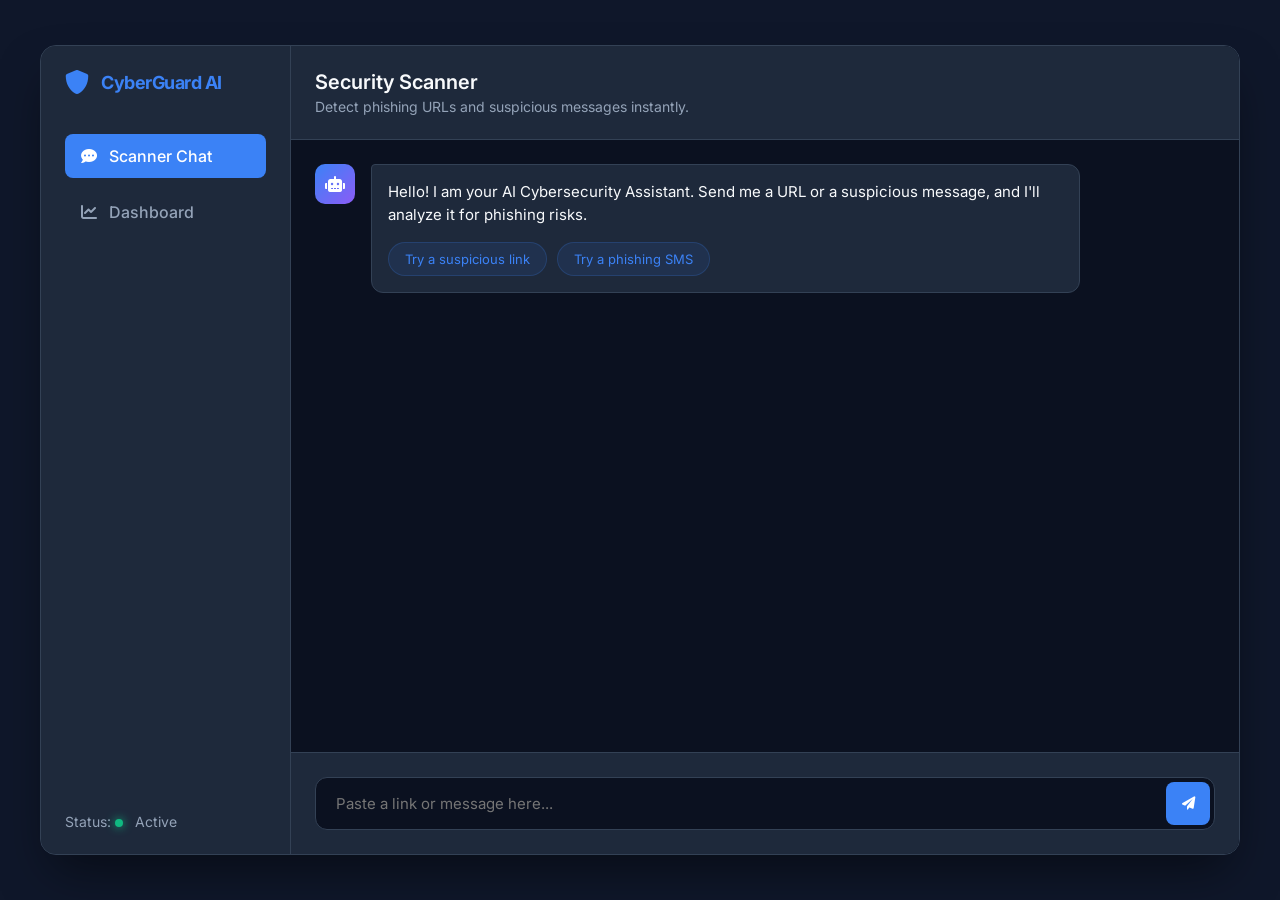
<file: frontend/index.html>
<!DOCTYPE html>
<html lang="en">
<head>
    <meta charset="UTF-8">
    <meta name="viewport" content="width=device-width, initial-scale=1.0">
    <title>AI Cybersecurity Assistant</title>
    <link rel="icon" type="image/svg+xml" href="/favicon.svg">
    <link rel="stylesheet" href="style.css">
    <link href="https://fonts.googleapis.com/css2?family=Inter:wght@400;500;600;700&display=swap" rel="stylesheet">
    <link rel="stylesheet" href="https://cdnjs.cloudflare.com/ajax/libs/font-awesome/6.0.0/css/all.min.css">
</head>
<body>
    <div class="app-container">
        <!-- Sidebar Navigation -->
        <aside class="sidebar">
            <div class="logo">
                <i class="fas fa-shield-alt"></i>
                <h2>CyberGuard AI</h2>
            </div>
            <nav>
                <a href="index.html" class="active"><i class="fas fa-comment-dots"></i> Scanner Chat</a>
                <a href="admin.html"><i class="fas fa-chart-line"></i> Dashboard</a>
            </nav>
            <div class="sidebar-footer">
                <p>Status: <span class="status-indicator online"></span> Active</p>
            </div>
        </aside>

        <!-- Main Chat Area -->
        <main class="chat-container">
            <header class="chat-header">
                <div>
                    <h1>Security Scanner</h1>
                    <p>Detect phishing URLs and suspicious messages instantly.</p>
                </div>
            </header>

            <div class="chat-history" id="chatHistory">
                <!-- Welcome Message -->
                <div class="message assistant">
                    <div class="message-avatar">
                        <i class="fas fa-robot"></i>
                    </div>
                    <div class="message-content">
                        <p>Hello! I am your AI Cybersecurity Assistant. Send me a URL or a suspicious message, and I'll analyze it for phishing risks.</p>
                        <div class="suggestion-chips">
                            <button onclick="fillInput('Check this link http://paypal-login-security.ru')">Try a suspicious link</button>
                            <button onclick="fillInput('URGENT: Your bank account has been locked. Verify immediately: http://secure-verify.com')">Try a phishing SMS</button>
                        </div>
                    </div>
                </div>
            </div>

            <!-- Input Area -->
            <div class="input-container">
                <form id="chatForm">
                    <div class="input-wrapper">
                        <input type="text" id="userInput" placeholder="Paste a link or message here..." autocomplete="off">
                        <button type="submit" id="sendBtn"><i class="fas fa-paper-plane"></i></button>
                    </div>
                </form>
            </div>
        </main>
    </div>

    <script src="script.js"></script>
</body>
</html>
</file>
<file: frontend/style.css>
:root {
    --bg-dark: #0f172a;
    --bg-panel: #1e293b;
    --bg-chat: #0b1120;
    --primary: #3b82f6;
    --primary-hover: #2563eb;
    --text-main: #f8fafc;
    --text-muted: #94a3b8;
    --border: #334155;
    
    --success: #10b981;
    --warning: #f59e0b;
    --danger: #ef4444;
}

* {
    margin: 0;
    padding: 0;
    box-sizing: border-box;
    font-family: 'Inter', sans-serif;
}

body {
    background-color: var(--bg-dark);
    color: var(--text-main);
    display: flex;
    justify-content: center;
    align-items: center;
    height: 100vh;
}

.app-container {
    display: flex;
    width: 100%;
    max-width: 1200px;
    height: 90vh;
    background-color: var(--bg-panel);
    border-radius: 16px;
    overflow: hidden;
    box-shadow: 0 25px 50px -12px rgba(0, 0, 0, 0.5);
    border: 1px solid var(--border);
}

/* Sidebar */
.sidebar {
    width: 250px;
    background-color: var(--bg-panel);
    border-right: 1px solid var(--border);
    display: flex;
    flex-direction: column;
    padding: 24px;
}

.logo {
    display: flex;
    align-items: center;
    gap: 12px;
    color: var(--primary);
    margin-bottom: 40px;
}

.logo i {
    font-size: 24px;
}

.logo h2 {
    font-size: 18px;
    font-weight: 700;
    letter-spacing: -0.5px;
}

.sidebar nav {
    display: flex;
    flex-direction: column;
    gap: 12px;
    flex: 1;
}

.sidebar nav a {
    text-decoration: none;
    color: var(--text-muted);
    padding: 12px 16px;
    border-radius: 8px;
    display: flex;
    align-items: center;
    gap: 12px;
    font-weight: 500;
    transition: all 0.2s ease;
}

.sidebar nav a:hover {
    background-color: rgba(59, 130, 246, 0.1);
    color: var(--primary);
}

.sidebar nav a.active {
    background-color: var(--primary);
    color: white;
}

.sidebar-footer {
    font-size: 14px;
    color: var(--text-muted);
    display: flex;
    align-items: center;
}

.status-indicator {
    display: inline-block;
    width: 8px;
    height: 8px;
    border-radius: 50%;
    margin-right: 8px;
}

.status-indicator.online { background-color: var(--success); box-shadow: 0 0 10px var(--success); }

/* Chat Area */
.chat-container {
    flex: 1;
    display: flex;
    flex-direction: column;
    background-color: var(--bg-chat);
}

.chat-header {
    padding: 24px;
    border-bottom: 1px solid var(--border);
    background-color: var(--bg-panel);
}

.chat-header h1 {
    font-size: 20px;
    font-weight: 600;
}

.chat-header p {
    color: var(--text-muted);
    font-size: 14px;
    margin-top: 4px;
}

.chat-history {
    flex: 1;
    padding: 24px;
    overflow-y: auto;
    display: flex;
    flex-direction: column;
    gap: 24px;
}

.message {
    display: flex;
    gap: 16px;
    max-width: 85%;
}

.message.user {
    align-self: flex-end;
    flex-direction: row-reverse;
}

.message-avatar {
    width: 40px;
    height: 40px;
    border-radius: 10px;
    display: flex;
    align-items: center;
    justify-content: center;
    flex-shrink: 0;
}

.message.assistant .message-avatar {
    background: linear-gradient(135deg, var(--primary), #8b5cf6);
    color: white;
}

.message.user .message-avatar {
    background-color: var(--border);
    color: var(--text-muted);
}

.message-content {
    background-color: var(--bg-panel);
    padding: 16px;
    border-radius: 12px;
    line-height: 1.5;
    font-size: 15px;
    border: 1px solid var(--border);
}

.message.user .message-content {
    background-color: var(--primary);
    color: white;
    border-color: var(--primary);
    border-top-right-radius: 4px;
}

.message.assistant .message-content {
    border-top-left-radius: 4px;
}

/* Suggestion Chips */
.suggestion-chips {
    margin-top: 16px;
    display: flex;
    gap: 10px;
    flex-wrap: wrap;
}

.suggestion-chips button {
    background-color: rgba(59, 130, 246, 0.1);
    color: var(--primary);
    border: 1px solid rgba(59, 130, 246, 0.2);
    padding: 8px 16px;
    border-radius: 20px;
    font-size: 13px;
    cursor: pointer;
    transition: all 0.2s;
}

.suggestion-chips button:hover {
    background-color: var(--primary);
    color: white;
}

/* Assistant Results Styling */
.result-card {
    margin-top: 12px;
    padding: 16px;
    border-radius: 8px;
    background-color: rgba(0,0,0,0.2);
    border-left: 4px solid var(--primary);
}

.result-card.phishing { border-color: var(--danger); }
.result-card.suspicious { border-color: var(--warning); }
.result-card.safe { border-color: var(--success); }

.risk-score {
    font-size: 24px;
    font-weight: 700;
    margin: 8px 0;
}

.phishing .risk-score { color: var(--danger); }
.suspicious .risk-score { color: var(--warning); }
.safe .risk-score { color: var(--success); }

.indicators {
    margin-top: 12px;
    padding-left: 20px;
}

.indicators li {
    margin-bottom: 4px;
    color: var(--text-muted);
}

.recommendation {
    margin-top: 16px;
    padding: 12px;
    border-radius: 6px;
    background-color: rgba(255,255,255,0.05);
    font-weight: 500;
}

/* Input Area */
.input-container {
    padding: 24px;
    background-color: var(--bg-panel);
    border-top: 1px solid var(--border);
}

.input-wrapper {
    display: flex;
    background-color: var(--bg-chat);
    border: 1px solid var(--border);
    border-radius: 12px;
    overflow: hidden;
    padding: 4px;
    transition: border-color 0.3s;
}

.input-wrapper:focus-within {
    border-color: var(--primary);
    box-shadow: 0 0 0 2px rgba(59, 130, 246, 0.2);
}

#userInput {
    flex: 1;
    background: transparent;
    border: none;
    padding: 12px 16px;
    color: white;
    font-size: 15px;
    outline: none;
}

#sendBtn {
    background-color: var(--primary);
    color: white;
    border: none;
    width: 44px;
    border-radius: 8px;
    cursor: pointer;
    display: flex;
    align-items: center;
    justify-content: center;
    transition: background-color 0.2s;
}

#sendBtn:hover {
    background-color: var(--primary-hover);
}

#sendBtn:disabled {
    background-color: var(--border);
    cursor: not-allowed;
}

/* Loading Dots */
.typing-indicator {
    display: flex;
    gap: 4px;
    padding: 8px 0;
}

.typing-indicator span {
    width: 8px;
    height: 8px;
    background-color: var(--text-muted);
    border-radius: 50%;
    animation: typing 1.4s infinite ease-in-out;
}

.typing-indicator span:nth-child(1) { animation-delay: 0s; }
.typing-indicator span:nth-child(2) { animation-delay: 0.2s; }
.typing-indicator span:nth-child(3) { animation-delay: 0.4s; }

@keyframes typing {
    0%, 100% { transform: translateY(0); }
    50% { transform: translateY(-4px); }
}

/* Admin Dashboard Specifics */
.admin-container {
    flex: 1;
    padding: 32px;
    overflow-y: auto;
}

.stats-grid {
    display: grid;
    grid-template-columns: repeat(4, 1fr);
    gap: 24px;
    margin-bottom: 40px;
}

.stat-card {
    background-color: var(--bg-panel);
    border: 1px solid var(--border);
    border-radius: 12px;
    padding: 24px;
}

.stat-title {
    color: var(--text-muted);
    font-size: 14px;
    font-weight: 500;
    margin-bottom: 8px;
}

.stat-value {
    font-size: 32px;
    font-weight: 700;
}

.val-total { color: var(--primary); }
.val-phishing { color: var(--danger); }
.val-susp { color: var(--warning); }
.val-safe { color: var(--success); }

table {
    width: 100%;
    border-collapse: collapse;
    background-color: var(--bg-panel);
    border-radius: 12px;
    overflow: hidden;
    border: 1px solid var(--border);
}

th, td {
    padding: 16px;
    text-align: left;
    border-bottom: 1px solid var(--border);
}

th {
    background-color: rgba(0,0,0,0.2);
    color: var(--text-muted);
    font-weight: 600;
    font-size: 14px;
}

td {
    font-size: 14px;
}

.badge {
    padding: 4px 8px;
    border-radius: 4px;
    font-size: 12px;
    font-weight: 600;
}

.badge.phishing { background-color: rgba(239, 68, 68, 0.2); color: var(--danger); }
.badge.suspicious { background-color: rgba(245, 158, 11, 0.2); color: var(--warning); }
.badge.safe { background-color: rgba(16, 185, 129, 0.2); color: var(--success); }

.dashboard-message {
    padding: 28px 16px;
    text-align: center;
    color: var(--text-muted);
}

.dashboard-error { color: #fca5a5; }

.scan-history-row { cursor: pointer; }
.scan-history-row:hover, .scan-history-row:focus { background: rgba(59, 130, 246, 0.12); outline: none; }
.scan-history-row:focus-visible { box-shadow: inset 0 0 0 2px var(--primary); }
.history-heading { display: flex; align-items: center; justify-content: space-between; gap: 12px; margin-bottom: 16px; }
.history-heading h3 { font-weight: 600; }
.clear-history-button, .delete-scan-result { border: 1px solid rgba(239, 68, 68, 0.55); border-radius: 6px; background: rgba(239, 68, 68, 0.12); color: #fecaca; padding: 7px 10px; cursor: pointer; white-space: nowrap; }
.clear-history-button:hover:not(:disabled), .delete-scan-result:hover { background: rgba(239, 68, 68, 0.3); }
.clear-history-button:disabled { opacity: 0.45; cursor: not-allowed; }
.scan-actions { white-space: nowrap; }
.scan-actions button + button { margin-left: 6px; }
.view-scan-result { border: 1px solid var(--primary); border-radius: 6px; background: rgba(59, 130, 246, 0.14); color: #bfdbfe; padding: 7px 10px; cursor: pointer; white-space: nowrap; }
.view-scan-result:hover, .view-scan-result:focus-visible { background: var(--primary); color: white; outline: none; }
.scan-detail-dialog {
    width: min(620px, calc(100vw - 32px)); max-height: min(80vh, 720px); margin: auto; padding: 24px;
    border: 1px solid var(--border); border-radius: 16px; background: var(--bg-panel); color: var(--text-main);
    box-shadow: 0 24px 70px rgba(0, 0, 0, 0.55);
}
.scan-detail-dialog::backdrop { background: rgba(2, 6, 23, 0.78); }
.scan-detail-header { display: flex; align-items: center; justify-content: space-between; gap: 16px; margin-bottom: 20px; }
.scan-detail-header h2 { font-size: 20px; }
.scan-detail-close { border: 0; background: transparent; color: var(--text-muted); font-size: 28px; cursor: pointer; line-height: 1; }
.scan-detail-close:hover { color: var(--text-main); }
.scan-detail-body { display: grid; gap: 14px; overflow-wrap: anywhere; }
.scan-detail-meta { color: var(--text-muted); font-size: 13px; }
.scan-detail-content, .scan-detail-recommendation { padding: 14px; border: 1px solid var(--border); border-radius: 10px; background: rgba(0, 0, 0, 0.18); white-space: pre-wrap; }
.scan-detail-body h3 { font-size: 14px; margin-bottom: 8px; }
.scan-detail-body ul { padding-left: 20px; color: var(--text-muted); }
.scan-detail-note { color: var(--text-muted); font-size: 13px; }

@media (max-width: 900px) {
    .stats-grid { grid-template-columns: repeat(2, minmax(0, 1fr)); gap: 14px; }
    .admin-container { padding: 22px; }
    .recent-scans { overflow-x: auto; }
    .recent-scans table { min-width: 800px; }
}

@media (max-width: 560px) {
    body { height: auto; min-height: 100vh; align-items: flex-start; }
    .app-container { height: 100vh; min-height: 100vh; border-radius: 0; }
    .sidebar { width: 76px; padding: 16px 8px; }
    .sidebar .logo { justify-content: center; margin-bottom: 24px; }
    .sidebar .logo h2, .sidebar nav a { font-size: 0; }
    .sidebar nav a { justify-content: center; padding: 14px 8px; }
    .sidebar nav a i { font-size: 18px; }
    .sidebar-footer { display: none; }
    .admin-container { padding: 16px; }
    .stats-grid { gap: 10px; margin-bottom: 24px; }
    .stat-card { padding: 14px; }
    .stat-title { font-size: 12px; }
    .stat-value { font-size: 25px; }
}
</file>
